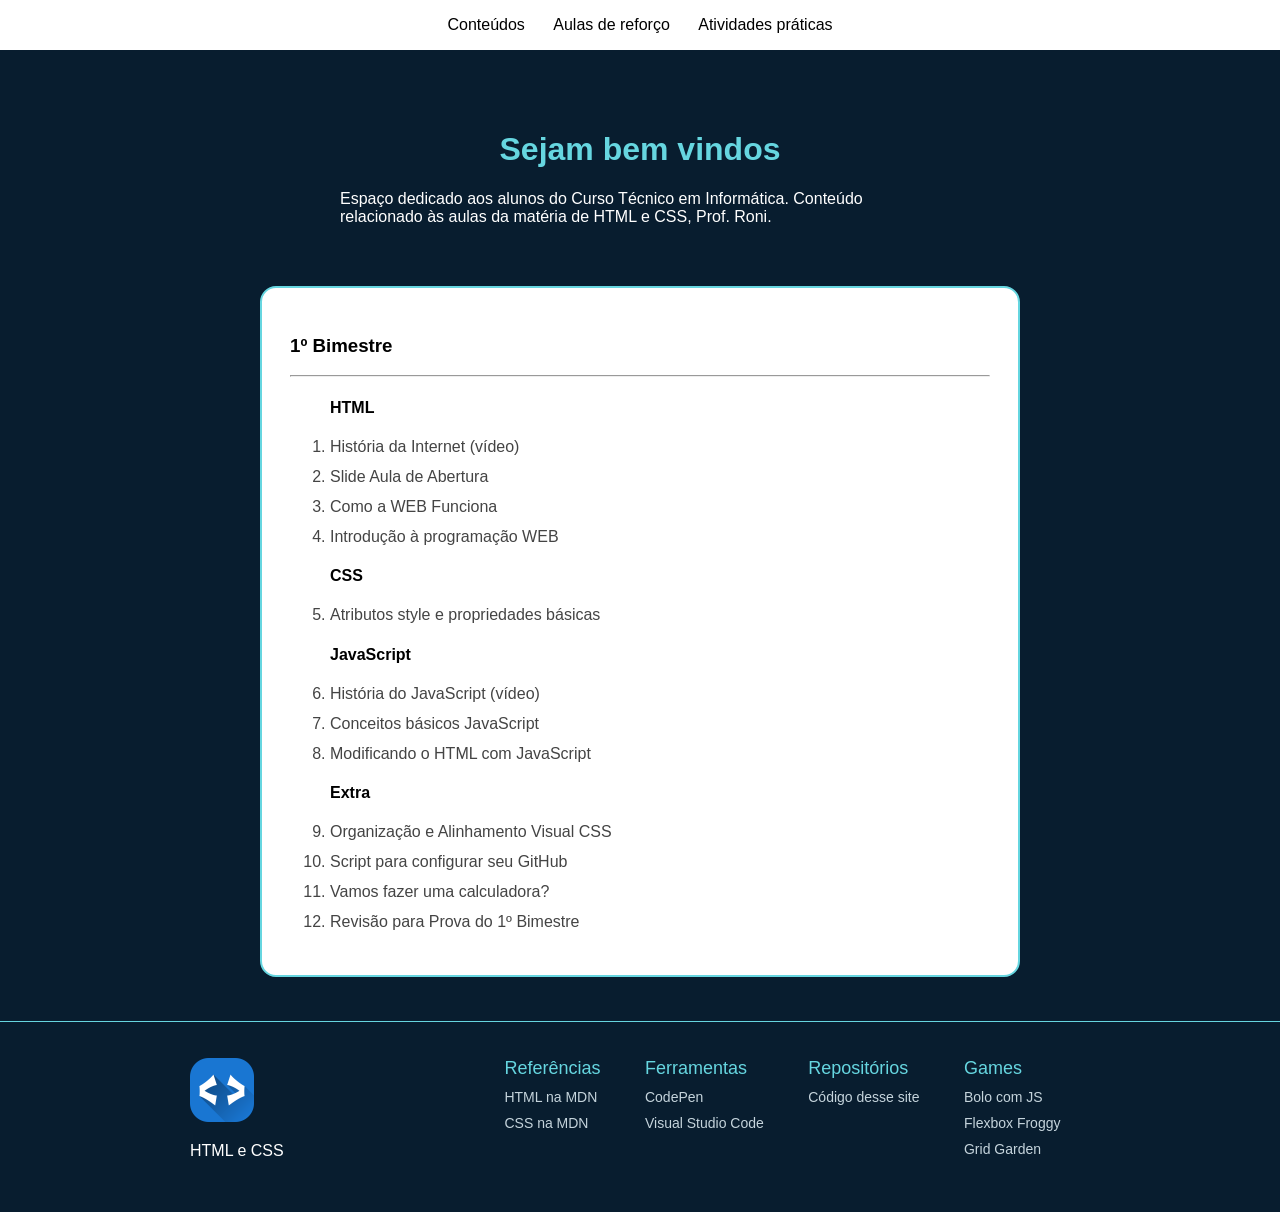
<file: index.html>
<!DOCTYPE html>
<html lang="en">
<head>
    <meta charset="UTF-8">
    <meta name="viewport" content="width=device-width, initial-scale=1.0">
    <link rel="shortcut icon" href="./assets/img/dev-icon.png" type="image/x-icon">
    <link rel="stylesheet" href="assets/style.css">

    <title>Aulas Prof. Roni</title>
</head>
<body>
    <div id="header-content"></div>
    
    <main>
        <div id="boas-vindas">
            <h1>Sejam bem vindos</h1>
            <p>Espaço dedicado aos alunos do Curso Técnico em Informática. Conteúdo relacionado às aulas da matéria de HTML e CSS, Prof. Roni.</p>
        </div>
        <div id="content"></div>
    </main>
    <div id="footer-content"></div>
    <script src="assets/script.js"></script>
</body>
</html>
</file>
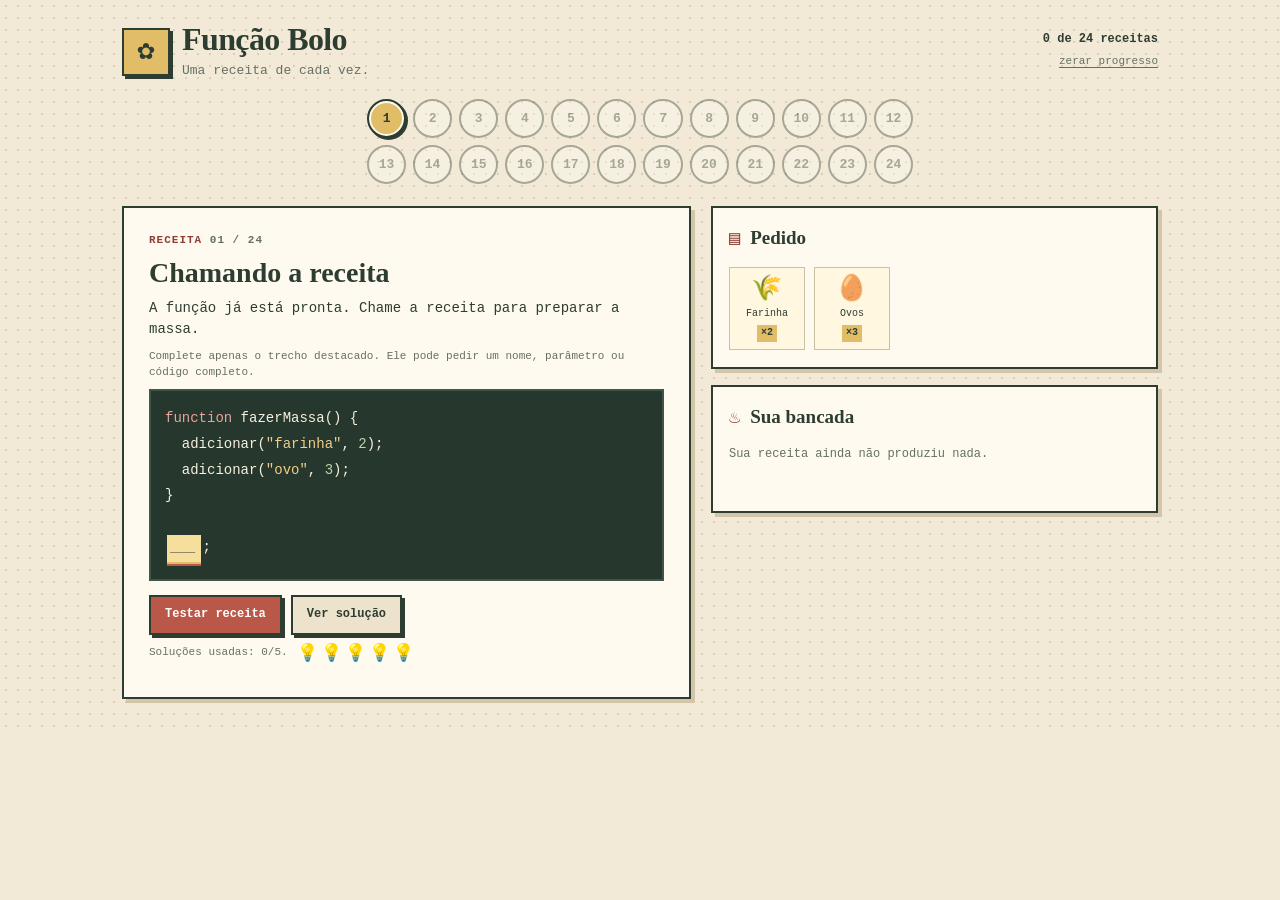
<file: games/bolojs/index.html>
<!doctype html>
<html lang="pt-BR">
<head>
  <meta charset="utf-8">
  <meta name="viewport" content="width=device-width, initial-scale=1">
  <meta name="theme-color" content="#f2ead7">
  <meta name="description" content="Um jogo curto para praticar funções e parâmetros em JavaScript com receitas de bolo.">
  <title>Função Bolo — jogo de JavaScript</title>
  <link rel="stylesheet" href="style.css">
</head>
<body>
  <header class="topbar">
    <div class="brand">
      <span class="brand-icon" aria-hidden="true">✿</span>
      <div>
        <h1>Função Bolo</h1>
        <p>Uma receita de cada vez.</p>
      </div>
    </div>
    <div class="top-actions">
      <p id="progress" class="progress-label">0 de 24 receitas</p>
      <button id="reset" class="text-button" type="button">zerar progresso</button>
    </div>
  </header>

  <nav id="nav" class="levels" aria-label="Fases do jogo"></nav>

  <main class="layout">
    <section class="panel challenge" aria-labelledby="titulo">
      <div class="section-label">RECEITA <span id="fase">01 / 24</span></div>
      <h2 id="titulo">Carregando receita...</h2>
      <p id="texto" class="instruction"></p>
      <p class="fill-note">Complete apenas o trecho destacado. Ele pode pedir um nome, parâmetro ou código completo.</p>
      <pre id="code" class="code-panel" aria-label="Código JavaScript"></pre>
      <div class="actions">
        <button id="go" class="button primary" type="button">Testar receita</button>
        <button id="ans" class="button secondary" type="button">Ver solução</button>
      </div>
      <div class="solution-status">
        <span id="solution-count" aria-live="polite"></span>
        <span id="solution-lamps" class="solution-lamps" aria-hidden="true">
          <span class="solution-lamp">💡</span>
          <span class="solution-lamp">💡</span>
          <span class="solution-lamp">💡</span>
          <span class="solution-lamp">💡</span>
          <span class="solution-lamp">💡</span>
        </span>
      </div>
      <p id="err" class="error" role="alert"></p>
      <div class="feedback" aria-live="polite" aria-atomic="true">
        <span id="cake" class="cake" aria-hidden="true"></span>
        <p id="msg"></p>
      </div>
    </section>

    <aside class="workbench" aria-label="Pedido e bancada">
      <section class="panel order">
        <h3><span aria-hidden="true">▤</span> Pedido</h3>
        <div id="want" class="tiles"></div>
      </section>
      <section class="panel bench">
        <h3><span aria-hidden="true">♨</span> Sua bancada</h3>
        <div id="have" class="tiles"><p class="empty">Execute sua receita para ver o resultado.</p></div>
      </section>
    </aside>
  </main>

  <iframe id="runner" title="Execução isolada do código" sandbox="allow-scripts" hidden></iframe>
  <script src="script.js"></script>
</body>
</html>
</file>
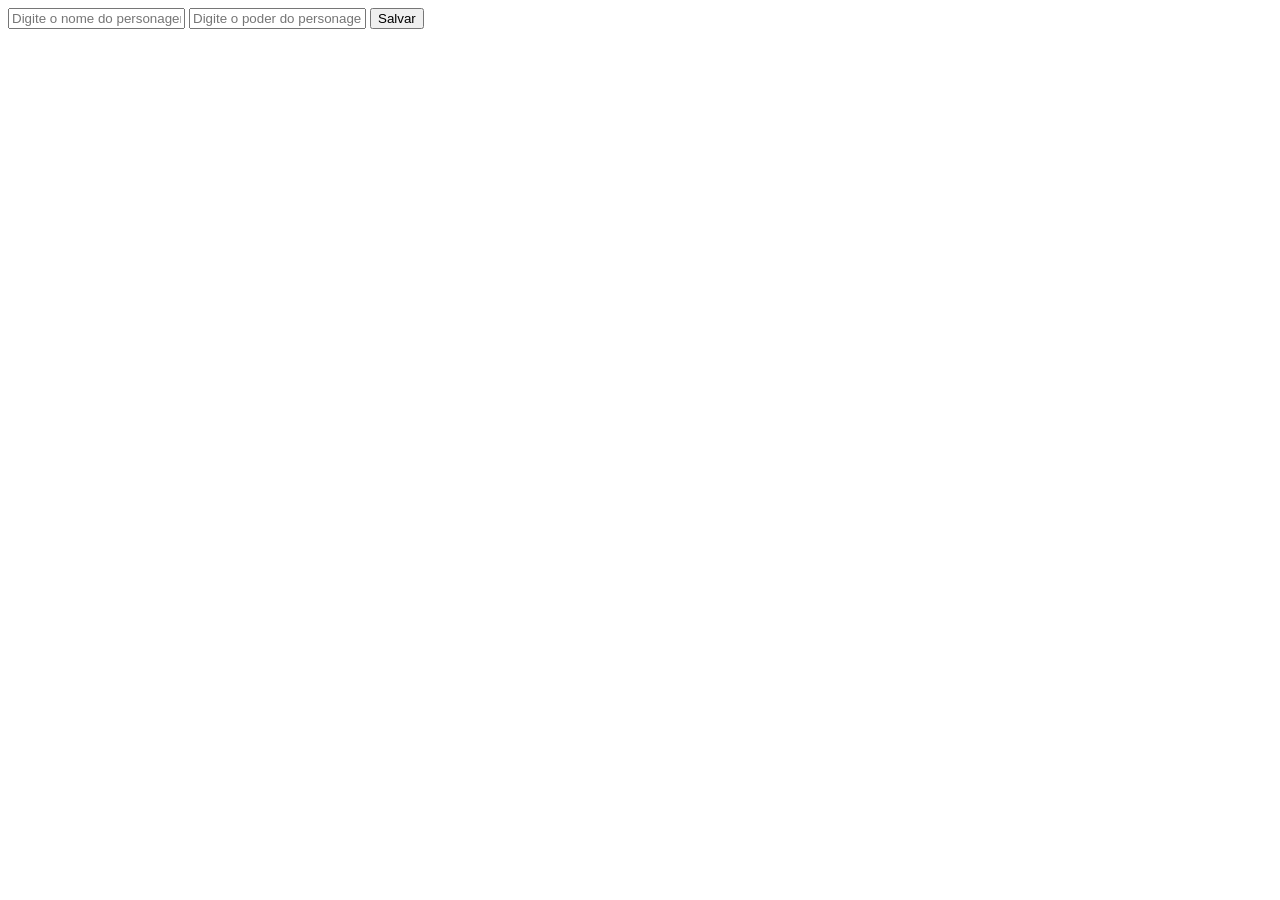
<file: assets/test.html>
<!DOCTYPE html>
<html lang="en">
<head>
    <meta charset="UTF-8">
    <meta name="viewport" content="width=device-width, initial-scale=1.0">
    <title>Document</title>
</head>
<body>
    <input placeholder="Digite o nome do personagem" id="nome">
    <input placeholder="Digite o poder do personagem" id="poder">
    <button onclick="registrar()">Salvar</button>
    <p></p>

    <script>
        function registrar(){
            let nome = document.getElementById("nome").value;
            let poder = document.getElementById("poder").value;

            document.querySelector("p").innerHTML = `O personagem é ${nome} e poder é ${poder}.`;
        }
    </script>
</body>
</html>
</file>
<file: assets/style.css>
/* Página */
html {
    overflow-y: scroll;
}

body {
    margin: 0;
    min-height: 100vh;
    display: flex;
    flex-direction: column;
    background-color: #081D2F;
    color: white;
    font-family: Arial, Helvetica, sans-serif;
}

#header-content,
main,
#footer-content {
    min-width: 0;
}

main {
    max-width: 800px;
    width: 100%;
    margin: 0 auto;
    flex: 1;
    padding-bottom: 24px;
}

/* Título */
h1 {
    color: #66d6e0;
    text-align: center;
}

#boas-vindas {
    max-width: 600px;
    margin: 36px auto 0;
    padding: 24px;
}

/* Links acompanham a cor do fundo e não mudam depois do clique */
a,
a:visited {
    color: inherit;
    text-decoration: none;
}

/* Menu */
header {
    height: 50px;
    line-height: 50px;
    background-color: white;
    color: black;
    text-align: center;
}

header ul {
    list-style: none;
    margin: 0;
    padding: 0;
}

header li {
    display: inline-block;
    margin: 0 12px;
}

header a:focus {
    color: #1a7d8a;
}

/* Conteúdo */
#content {
    background-color: white;
    color: black;
    border: 2px solid #66d6e0;
    border-radius: 16px;
    padding: 28px;
    margin: 20px;
    text-align: left;
}

#content h2 {
    font-weight: bold;
    text-align: left;
    font-size: 22px;
    color: #081D2F;
    margin: 8px 0;
}

#content p,
#content li {
    color: #444;
    font-size: 16px;
    font-weight: normal;
}

#content li {
    margin: 12px 0;
}

#content div {
    background-color: #eceff1;
    border-radius: 12px;
    padding: 16px;
    margin-bottom: 16px;
}

/* Rodapé */
#footer-content {
    border-top: 1px solid #66d6e0;
}

footer {
    max-width: 900px;
    margin: auto;
    padding: 36px 24px;
}

footer div,
footer ul {
    display: inline-block;
    vertical-align: top;
    text-align: left;
}

footer div {
    width: 30%;
}

footer ul {
    list-style: none;
    margin: 0 0 0 40px;
    padding: 0;
}

footer li {
    color: #66d6e0;
    font-size: 18px;
    margin-bottom: 10px;
}

footer a,
footer a:visited {
    display: block;
    color: #c5d4dc;
    font-size: 14px;
}

footer img {
    width: 64px;
}

/* Tela */
img,
iframe {
    max-width: 100%;
}

iframe {
    width: 100%;
}

/* Celular */
@media (max-width: 700px) {
    header {
        height: auto;
        line-height: 36px;
    }

    #boas-vindas {
        margin-top: 16px;
        padding: 12px;
    }

    #content {
        padding: 12px;
        margin: 12px;
    }

    footer {
        padding: 16px;
    }

    footer div,
    footer ul {
        display: block;
        width: 100%;
        margin-left: 0;
    }
}
</file>
<file: games/bolojs/style.css>
:root {
  --paper: #f2ead7;
  --paper-light: #fffaf0;
  --ink: #2d3d32;
  --muted: #657064;
  --tomato: #b95749;
  --tomato-dark: #8e3f35;
  --mustard: #e2bd68;
  --green: #55785b;
  --line: #cbbfa4;
  --error: #a03e34;
  --shadow: 4px 4px 0 #d2c5a9;
}

* { box-sizing: border-box; }
html { min-height: 100%; background: var(--paper); }
body {
  margin: 0;
  color: var(--ink);
  font-family: "Courier New", Courier, monospace;
  font-size: 15px;
  line-height: 1.45;
  background-color: var(--paper);
  background-image: radial-gradient(#d9ceb7 0.8px, transparent 0.8px);
  background-size: 12px 12px;
}
button, input { font: inherit; }
button { color: inherit; }
button:focus-visible, input:focus-visible { outline: 3px solid var(--tomato); outline-offset: 3px; }

.topbar {
  max-width: 1080px;
  margin: 0 auto;
  padding: 22px 22px 14px;
  display: flex;
  justify-content: space-between;
  align-items: center;
  gap: 18px;
}
.brand { display: flex; align-items: center; gap: 12px; min-width: 0; }
.brand-icon {
  width: 48px; height: 48px; flex: 0 0 48px;
  display: grid; place-items: center;
  border: 2px solid var(--ink); background: var(--mustard);
  box-shadow: 3px 3px 0 var(--ink); font-size: 29px; line-height: 1;
}
h1, h2, h3, p { margin-top: 0; }
h1 { margin: 0; font-family: Georgia, "Times New Roman", serif; font-size: clamp(24px, 3vw, 32px); line-height: 1.1; letter-spacing: -0.6px; }
.brand p { margin: 5px 0 0; color: var(--muted); font-size: 13px; }
.top-actions { display: flex; flex-direction: column; align-items: flex-end; gap: 3px; }
.progress-label { margin: 0; font-size: 12px; font-weight: bold; }
.text-button { padding: 2px 0; border: 0; background: transparent; color: var(--muted); text-decoration: underline; text-underline-offset: 3px; cursor: pointer; font-size: 11px; }
.text-button:hover { color: var(--tomato-dark); }

.levels {
  display: grid;
  grid-template-columns: repeat(12, minmax(0, 1fr));
  gap: 7px;
  max-width: 590px;
  padding: 0 22px;
  margin: 4px auto 22px;
}
.levels button {
  width: 100%; aspect-ratio: 1 / 1; min-width: 0;
  padding: 0; display: grid; place-items: center;
  border: 2px solid var(--ink); border-radius: 50%;
  background: var(--paper-light); color: var(--ink);
  box-shadow: 2px 2px 0 var(--line); cursor: pointer;
  font-size: 13px; font-weight: bold; line-height: 1;
}
.levels button:hover:not(:disabled) { background: #f7df9c; }
.levels button.active { background: var(--mustard); box-shadow: inset 0 0 0 2px var(--paper-light), 2px 2px 0 var(--ink); }
.levels button.done { background: #dce6d6; border-color: var(--green); }
.levels button:disabled { cursor: not-allowed; opacity: .38; box-shadow: none; }

.layout {
  max-width: 1080px;
  margin: 0 auto;
  padding: 0 22px 36px;
  display: grid;
  grid-template-columns: minmax(0, 1.12fr) minmax(280px, .88fr);
  align-items: start;
  gap: 20px;
}
.panel {
  min-width: 0;
  background: var(--paper-light);
  border: 2px solid var(--ink);
  box-shadow: var(--shadow);
  padding: 18px;
}
.challenge { padding: clamp(17px, 2.4vw, 25px); }
.section-label { margin-bottom: 8px; color: var(--tomato-dark); font-weight: bold; font-size: 11px; letter-spacing: 1px; }
.section-label span { color: var(--muted); }
h2 { margin-bottom: 9px; font-family: Georgia, "Times New Roman", serif; font-size: clamp(22px, 2.6vw, 28px); line-height: 1.15; }
.instruction { margin-bottom: 10px; max-width: 58ch; font-size: 14px; }
.fill-note { margin: 0 0 8px; color: var(--muted); font-size: 11px; }
.code-panel {
  margin: 0 0 14px;
  padding: 15px 14px;
  min-height: 104px;
  overflow-x: auto;
  border: 2px solid #405447;
  background: #26372d;
  color: #f8f0de;
  font: 14px/1.85 "Courier New", Courier, monospace;
  tab-size: 2;
  white-space: pre;
}
.code-panel .syntax-string { color: #f2cd85; }
.code-panel .syntax-keyword { color: #e8a49b; }
.code-panel .syntax-number { color: #b7d8a8; }
.code-panel .syntax-function { color: #d9c7ed; }
.code-panel input {
  display: inline-block;
  max-width: 100%;
  min-width: 4ch;
  width: auto;
  margin: 0 2px;
  padding: 0 3px 1px;
  border: 0;
  border-bottom: 2px solid var(--mustard);
  border-radius: 0;
  background: #f6df9d;
  color: #26372d;
  box-shadow: 0 2px 0 #b95749;
  font: inherit;
  vertical-align: baseline;
}
.code-panel input::placeholder { color: #6b604a; opacity: 1; }
.actions { display: flex; flex-wrap: wrap; gap: 9px; }
.button { border: 2px solid var(--ink); border-radius: 0; padding: 9px 14px; font-size: 12px; font-weight: bold; cursor: pointer; box-shadow: 3px 3px 0 var(--ink); }
.button:active { transform: translate(2px, 2px); box-shadow: 1px 1px 0 var(--ink); }
.primary { background: var(--tomato); color: white; }
.primary:hover { background: var(--tomato-dark); }
.secondary { background: #ede3cc; }
.secondary:hover { background: #e5d4b4; }
.solution-status { display: flex; align-items: center; flex-wrap: wrap; gap: 9px; margin-top: 10px; color: var(--muted); font-size: 11px; }
.solution-lamps { display: inline-flex; gap: 3px; font-size: 17px; line-height: 1; }
.solution-lamp { transition: filter .2s ease, opacity .2s ease; }
.solution-lamp.used { filter: grayscale(1); opacity: .3; }
.button:disabled { cursor: not-allowed; opacity: .55; box-shadow: none; }
.error { min-height: 0; margin: 10px 0 0; color: var(--error); font-size: 12px; white-space: normal; overflow-wrap: anywhere; }
.error:empty { display: none; }
.feedback { display: flex; align-items: center; gap: 10px; margin-top: 10px; }
.cake { font-size: 27px; line-height: 1; }
.feedback p { margin: 0; font-size: 13px; font-weight: bold; }
.feedback .next-button { margin-left: 5px; padding: 4px 8px; border: 2px solid var(--ink); background: var(--mustard); font: inherit; font-size: 11px; font-weight: bold; cursor: pointer; }

.workbench { display: grid; gap: 16px; }
.workbench .panel { padding: 16px; }
h3 { margin-bottom: 8px; font-family: Georgia, "Times New Roman", serif; font-size: 19px; }
h3 span { display: inline-block; margin-right: 5px; color: var(--tomato-dark); font-family: "Courier New", monospace; }
.tiles { display: flex; align-items: flex-start; align-content: flex-start; flex-wrap: wrap; gap: 9px; min-height: 54px; padding: 5px 0 1px; }
.tile { position: relative; width: 76px; min-height: 76px; padding: 7px 4px 6px; border: 1px solid var(--line); background: #fff7df; text-align: center; }
.tile .ic { display: block; margin-bottom: 3px; font-size: 25px; line-height: 1.2; }
.tile small { display: block; font-size: 10px; line-height: 1.25; overflow-wrap: anywhere; }
.tile b { display: inline-block; margin-top: 5px; padding: 1px 4px; background: var(--mustard); font-size: 10px; font-weight: bold; }
.tile.ok { border-color: var(--green); background: #edf2e5; }
.tile.bad { border-color: var(--tomato); background: #f9e5dc; }
.empty { margin: 0; color: var(--muted); font-size: 12px; }
.shake { animation: shake .22s linear; }
@keyframes shake { 25% { transform: translateX(-3px); } 75% { transform: translateX(3px); } }

@media (max-width: 760px) {
  .topbar { padding: 18px 16px 12px; }
  .levels { grid-template-columns: repeat(8, minmax(0, 1fr)); max-width: 460px; margin-bottom: 18px; padding: 0 16px; }
  .layout { grid-template-columns: minmax(0, 1fr); padding: 0 16px 28px; gap: 16px; }
  .workbench { grid-template-columns: repeat(2, minmax(0, 1fr)); align-items: stretch; }
  .workbench .panel { padding: 13px; }
}
@media (max-width: 460px) {
  body { font-size: 14px; }
  .topbar { align-items: flex-start; }
  .brand { gap: 9px; }
  .brand-icon { width: 39px; height: 39px; flex-basis: 39px; font-size: 24px; }
  h1 { font-size: 24px; }
  .brand p { max-width: 20ch; font-size: 11px; }
  .top-actions { padding-top: 2px; }
  .progress-label { font-size: 10px; white-space: nowrap; }
  .text-button { font-size: 10px; white-space: nowrap; }
  .levels { grid-template-columns: repeat(6, minmax(0, 1fr)); gap: 6px; padding: 0 14px; }
  .levels button { font-size: 12px; }
  .layout { padding-right: 14px; padding-left: 14px; }
  .workbench { grid-template-columns: 1fr; }
  .panel { padding: 15px; }
  .code-panel { padding: 12px 10px; font-size: 13px; }
}
@media (prefers-reduced-motion: reduce) { *, *::before, *::after { animation: none !important; transition: none !important; } }
</file>
